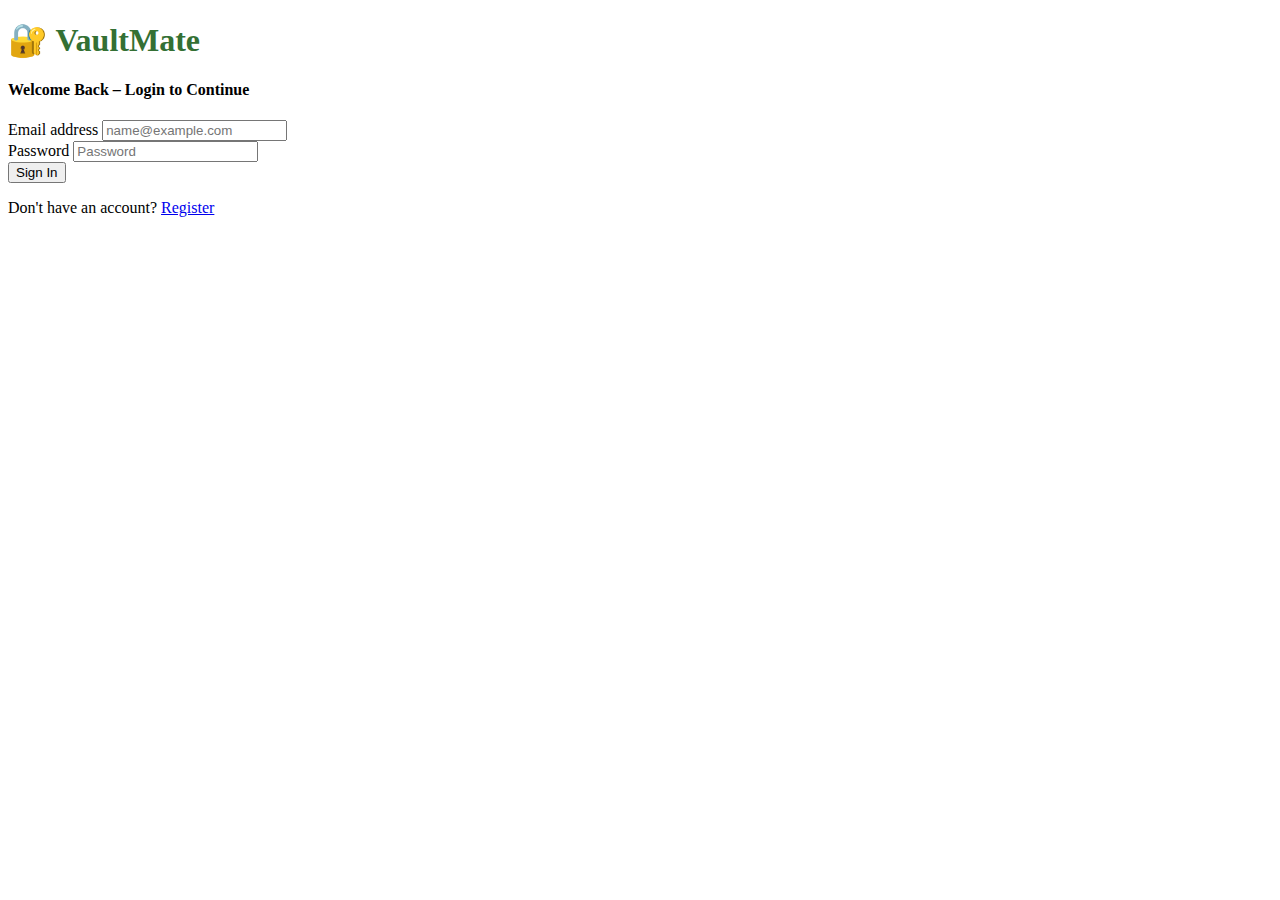
<file: index.html>
<!DOCTYPE html>
<html lang="en">

<head>
    <meta charset="UTF-8">
    <meta name="viewport" content="width=device-width, initial-scale=1.0">
    <title>VaultMate Login</title>
    <link href="https://cdn.jsdelivr.net/npm/bootstrap@5.3.7/dist/css/bootstrap.min.css" rel="stylesheet"
        integrity="sha384-LN+7fdVzj6u52u30Kp6M/trliBMCMKTyK833zpbD+pXdCLuTusPj697FH4R/5mcr" crossorigin="anonymous">
    <script src="https://cdn.jsdelivr.net/npm/bootstrap@5.3.7/dist/js/bootstrap.bundle.min.js"
        integrity="sha384-ndDqU0Gzau9qJ1lfW4pNLlhNTkCfHzAVBReH9diLvGRem5+R9g2FzA8ZGN954O5Q" crossorigin="anonymous"
        defer></script>
</head>

<body style="background-color: white;" class="d-flex justify-content-center align-items-center vh-100">
    <form action="dashboard.html" class="p-4 rounded shadow text-dark" style="background-color: white; width: 100%; max-width: 400px;">
        <h1 class="text-center fw-bold mb-3" style="color:rgb(52, 112, 52);">🔐 VaultMate</h1>
        <h4 class="text-center text-secondary mb-4">Welcome Back – Login to Continue</h4>

        <div class="mb-3">
            <label for="email" class="form-label">Email address</label>
            <input type="email" class="form-control" id="email" placeholder="name@example.com" required>
        </div>

        <div class="mb-4">
            <label for="password" class="form-label">Password</label>
            <input type="password" class="form-control" id="password" placeholder="Password" required>
        </div>

        <div class="d-grid mb-2">
            <button type="submit" class="btn btn-success rounded">Sign In</button>
        </div>

        <p class="text-center text-muted">
            Don't have an account? 
            <a href="register.html" class="text-decoration-none text-primary fw-semibold">Register</a>
        </p>
    </form>
</body>

</html>
</file>
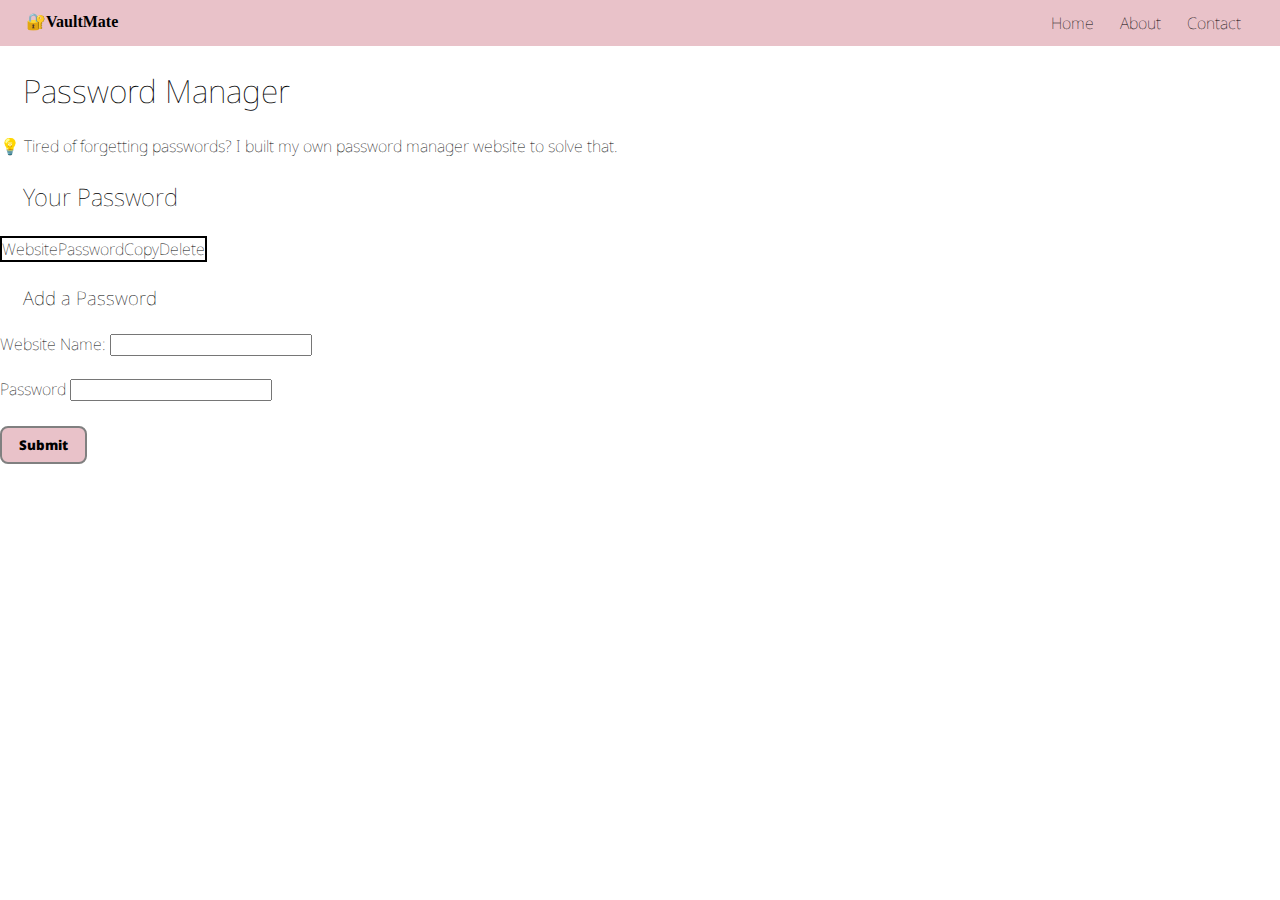
<file: dashboard.html>
<!DOCTYPE html>
<html lang="en">
    <head>
        <meta charset="UTF-8">
        <meta name="viewport"
        content="width=device-width,initial-scale=1">
        <title> Your Personal Password Manager</title>
        <link rel="stylesheet" href="style.css">
        
    </head>
    <body>
        <nav>
            <div class="logo">🔐VaultMate</div>
     <ul>
        <li>Home</li>
        <li>About</li>
        <li>Contact</li>
     </ul>
        </nav>
        <div class="container">
            <h1>Password Manager</h1>
            <p>💡 Tired of forgetting passwords? I built my own password manager website to solve that.</p>
            <h2>Your Password</h2>
            <table>
            <tr>
            <th>Website</th>  
            <th>Password</th>
            <th>Copy</th>
            <th>Delete</th>
            </tr>
           
            
            </table>
            <h3>Add a Password</h3>
            <form action="" method="post">
            <!-- Text input for username -->
            <label for="username">Website Name:</label>
            <input type="text" id="WebsiteName" name="WebsiteName" required>
            <br><br>
            <label for="Password">Password</label>
            <input type="password" id="password" name="password" required>
            <br>
 
            <!-- Submit button -->
            <button class="btn" type="submit" >Submit</button>
            
            </form>

        </div>
        <script src="script.js"></script>
    </body>
</html>
</file>
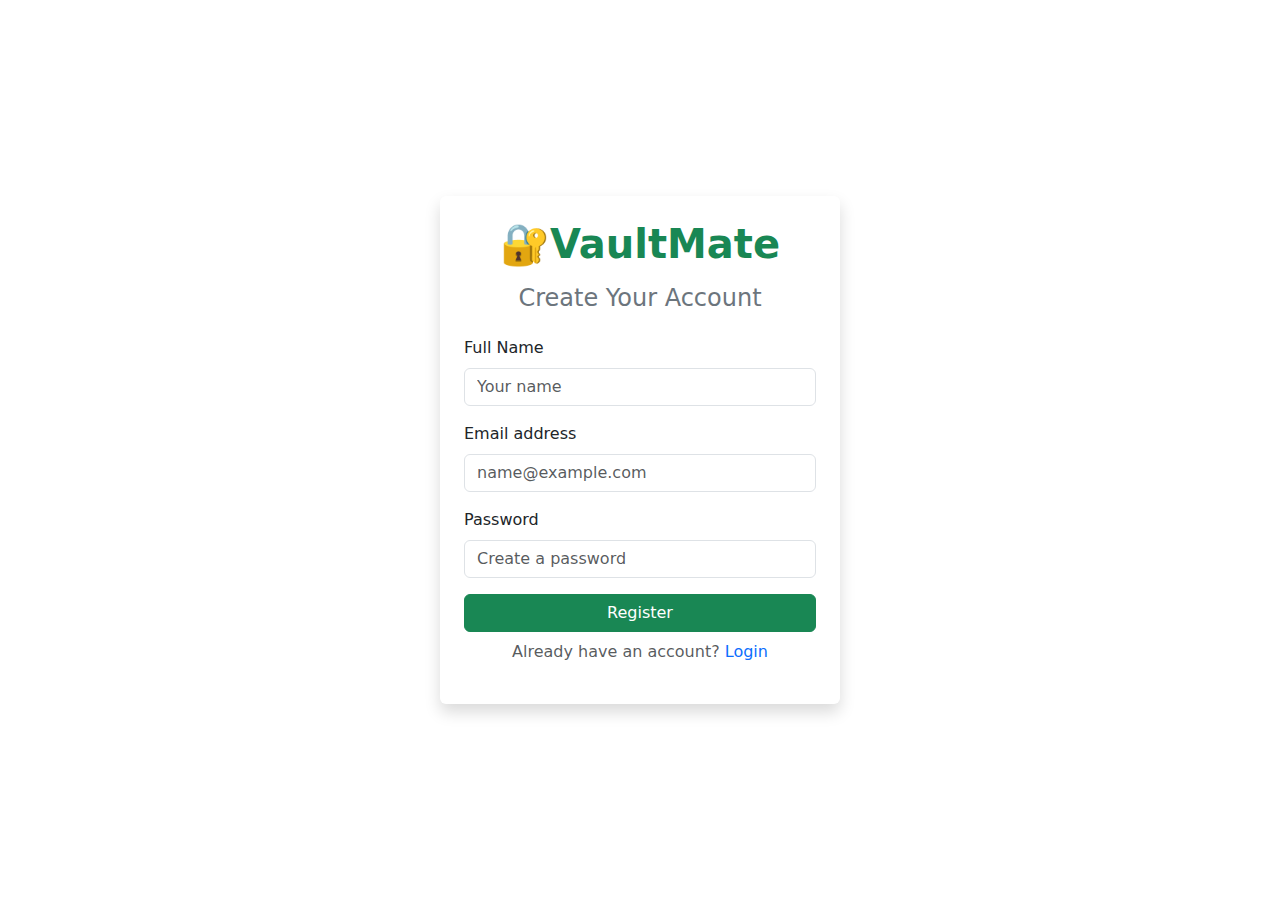
<file: register.html>
<!DOCTYPE html>
<html lang="en">
<head>
    <meta charset="UTF-8">
    <title>Register - VaultMate</title>
    <link href="https://cdn.jsdelivr.net/npm/bootstrap@5.3.0/dist/css/bootstrap.min.css" rel="stylesheet">
</head>
<body class="d-flex justify-content-center align-items-center vh-100" style="background-color:white;">
    <form action="dashboard.html" class="p-4 bg-white rounded shadow text-dark" style="width: 100%; max-width: 400px;">
        <h1 class="text-center text-success fw-bold mb-3"> 🔐VaultMate</h1>
        <h4 class="text-center text-secondary mb-4">Create Your Account</h4>

        <div class="mb-3">
            <label for="name" class="form-label">Full Name</label>
            <input type="text" class="form-control" id="name" placeholder="Your name" required>
        </div>

        <div class="mb-3">
            <label for="emailReg" class="form-label">Email address</label>
            <input type="email" class="form-control" id="emailReg" placeholder="name@example.com" required>
        </div>

        <div class="mb-3">
            <label for="passwordReg" class="form-label">Password</label>
            <input type="password" class="form-control" id="passwordReg" placeholder="Create a password" required>
        </div>

        <div class="d-grid mb-2">
            <button type="submit" class="btn btn-success rounded">Register</button>
        </div>

        <p class="text-center text-muted">
            Already have an account? 
            <a href="index.html" class="text-decoration-none text-primary">Login</a>
        </p>
    </form>
</body>
</html>
</file>
<file: style.css>
@import url('https://fonts.googleapis.com/css2?family=Noto+Sans:ital,wght@0,700;1,300&family=Poppins:wght@300;400;600&display=swap');
    *{
    margin:0;
    padding:0;
    font-family: "Poppins", sans-serif;
    font-family: 'Noto Sans',sans-serif;
    font-weight: 100;
    font-style: normal;
    }
    nav{
    background-color: rgb(233, 194, 201);
    padding: 12px 3px;
    display: flex;
    justify-content: space-between;
    }
    ul{
    display:flex;
    margin:  0 23px;
    align-items: center;
    }
    .logo{
        margin: 0 23px;
        color:black;
        size: 23px;
        font-weight: 800;
        font-family: cursive;
        
    }
    ul >li{
    list-style: none;
    margin: 0 13px;
    cursor: pointer;}
    ul >li:hover{
        color: gray;
        cursor: pointer;
    }
    
    
    table,td,tr{
    border:2px solid black;
    border-collapse: collapse;
    padding:2px 13px;
    }
    .container {
                
    margin-top: 23px ;
    font-family: serif;
    cursor: pointer;
                
    }
    h1, h2, h3{
        margin: 23px ;
    }
    .btn{
        padding: 8px 17px;
        background:rgb(233, 194, 201);
        color:black;
        font-weight: 900;
        border: 2px solid gray;
        border-radius: 8px;
        margin: 25px 0;
        cursor: pointer;
    }
    .btnsm{
        padding: 8px 17px;
        background: white;
        color: black;
        font-weight: 900;
        border: 2px solid gray;
        cursor: pointer;
    }
    img{
    cursor: pointer;
    position: relative;
    bottom: 7px;
    width: 15px;
    height: 13px;
    }

    #alert{
        display: none;
    }
</file>
